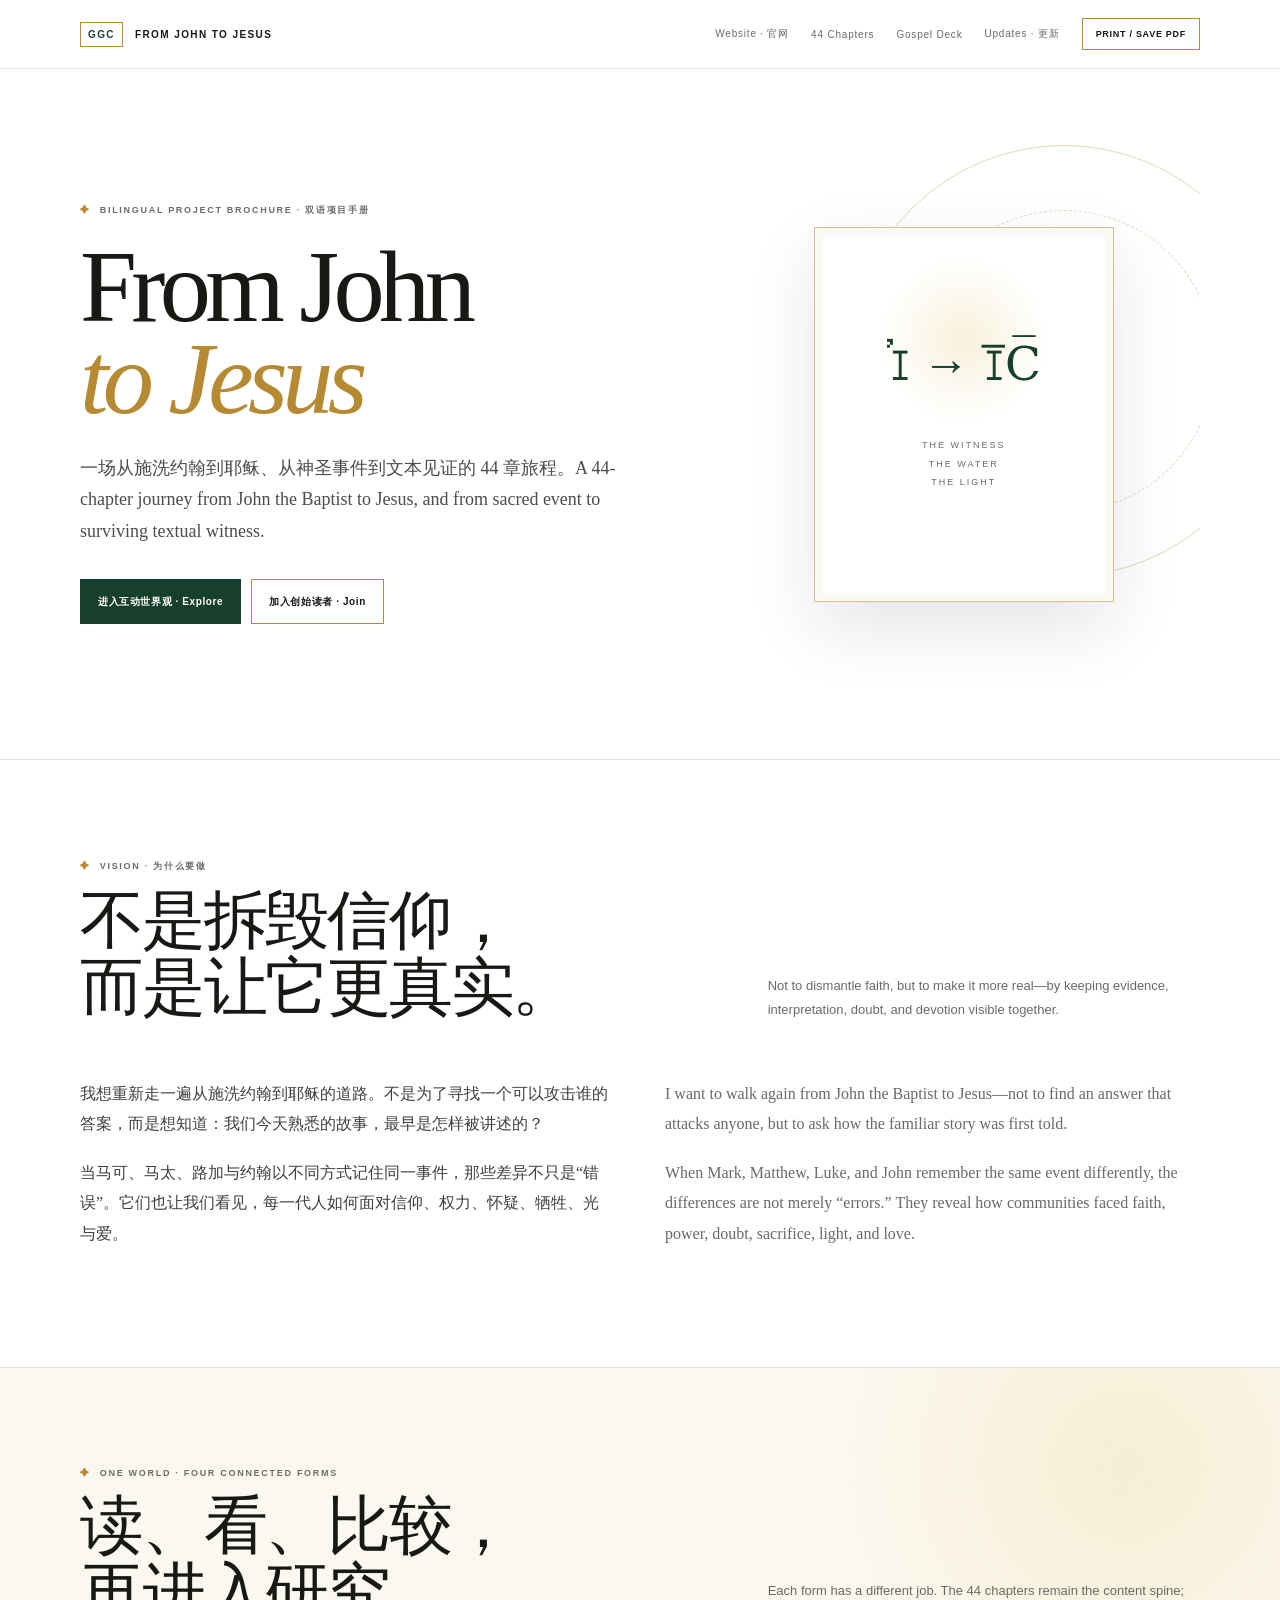
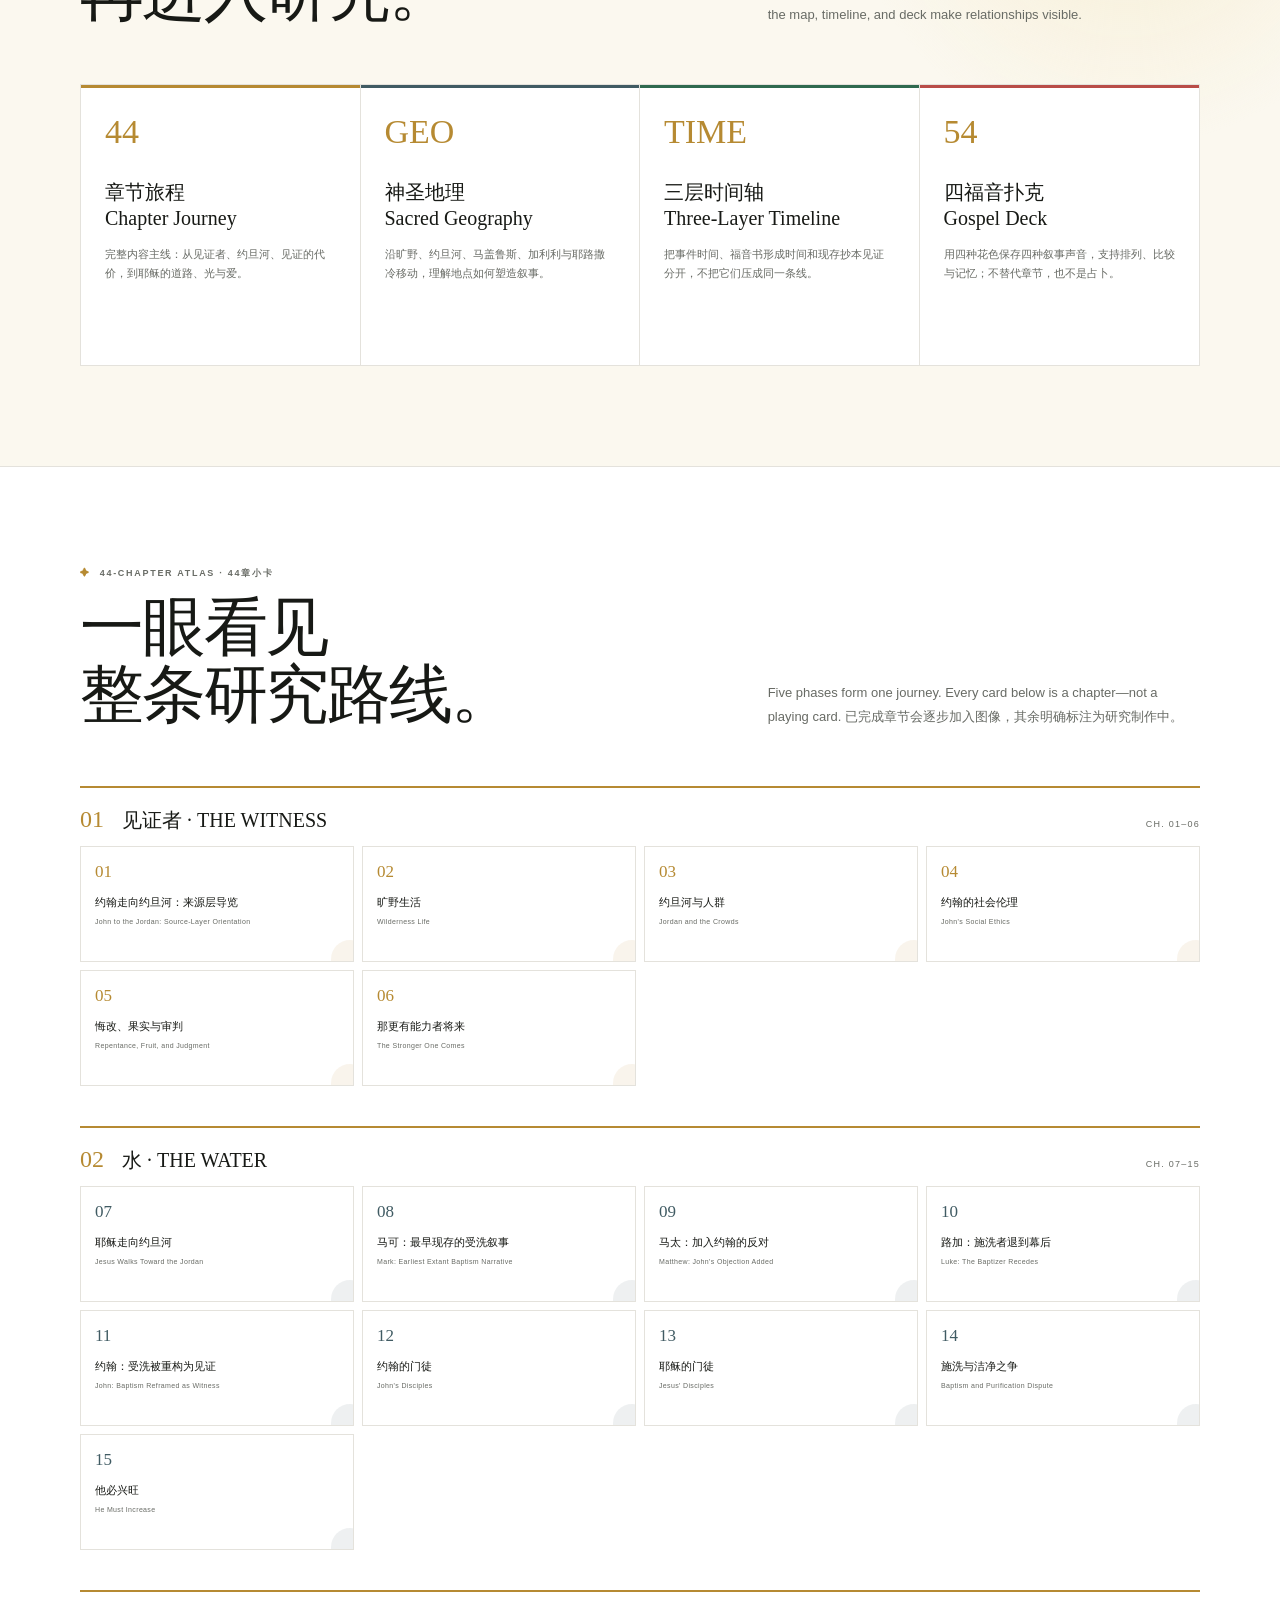
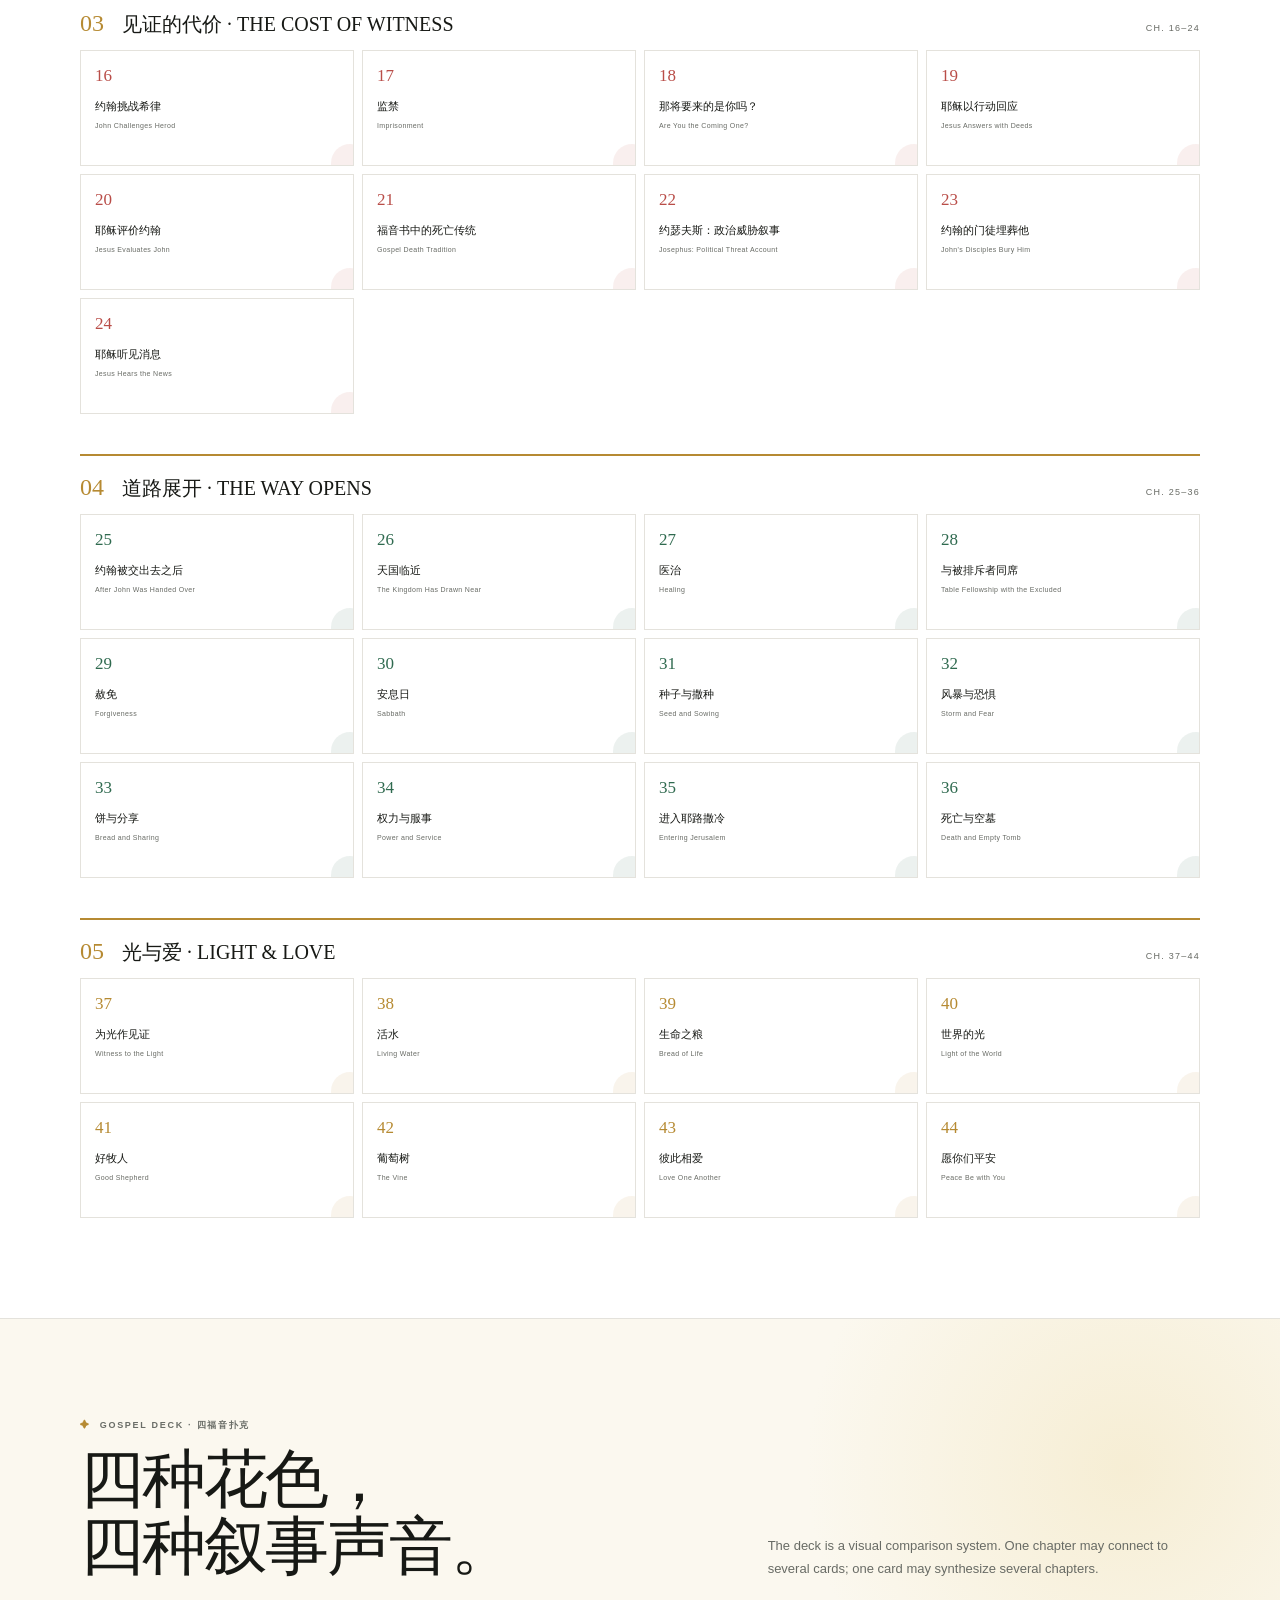
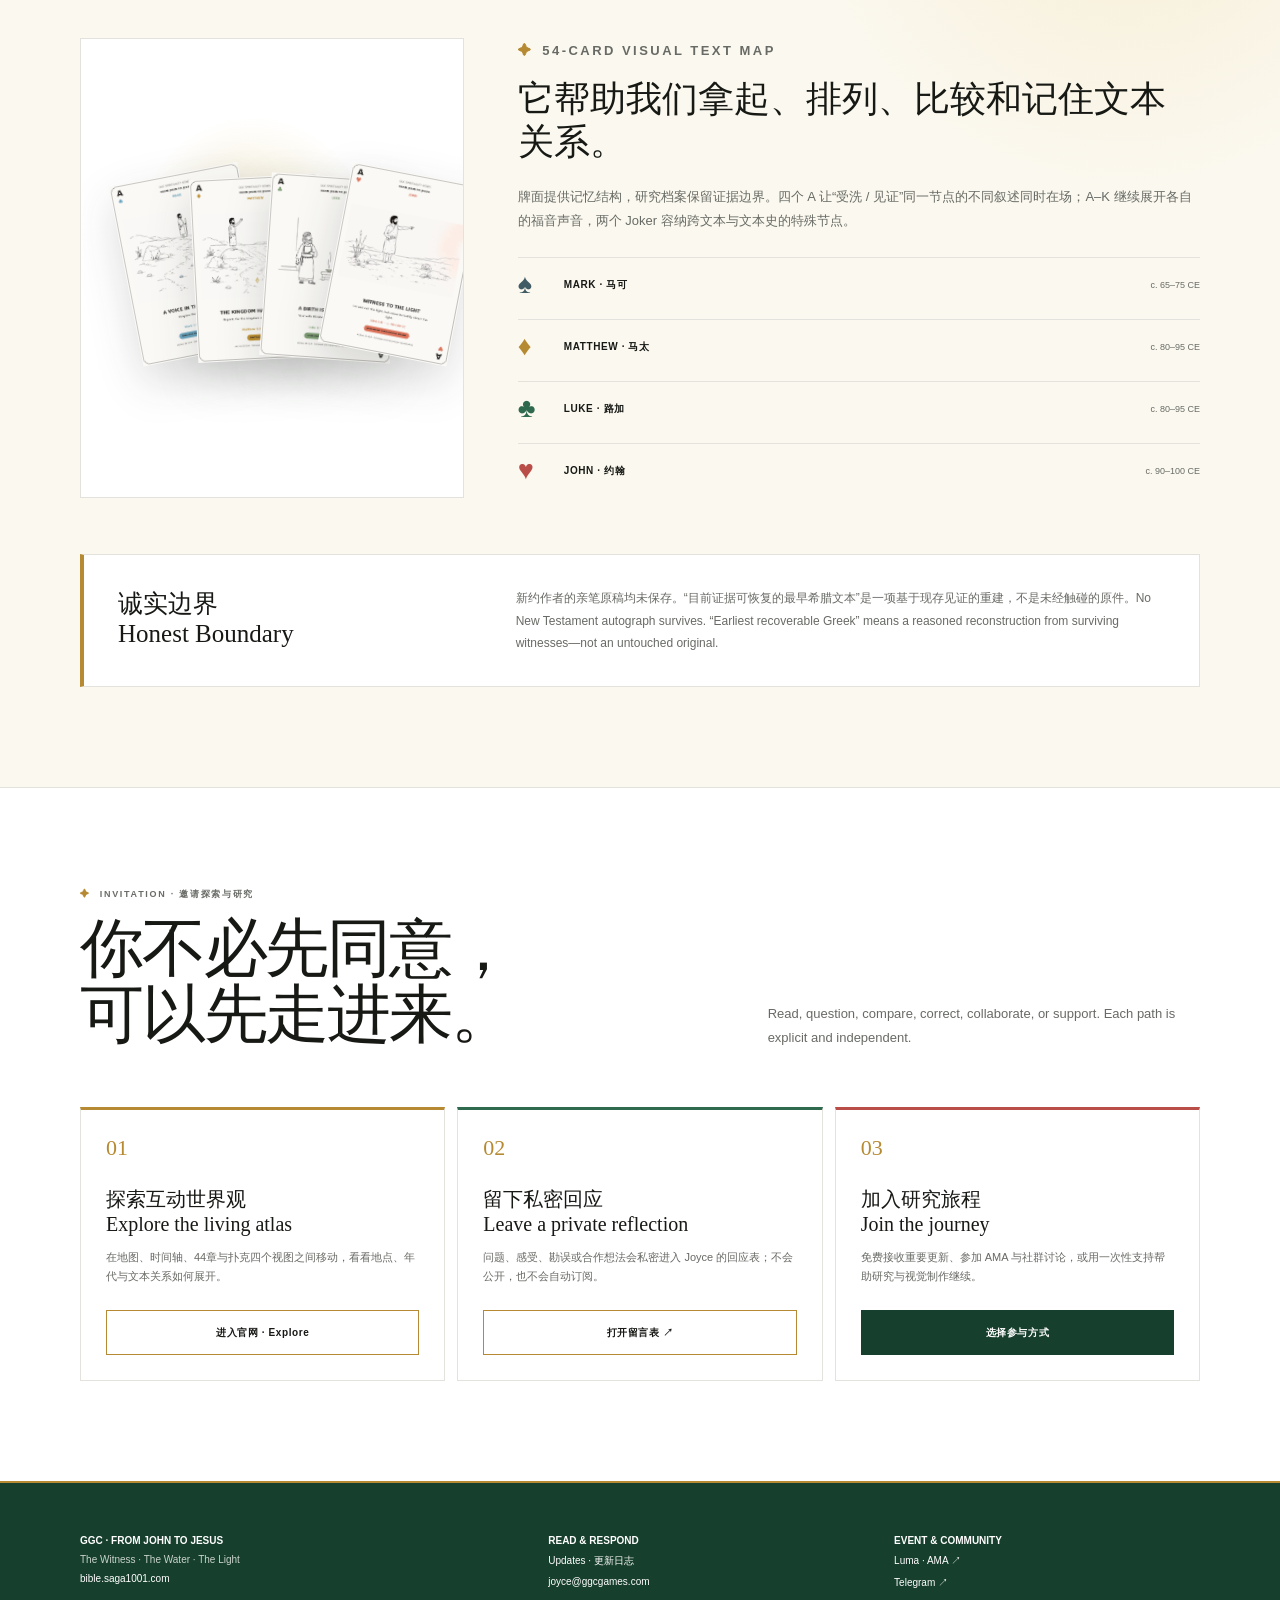
<file: brochure.html>
<!doctype html>
<html lang="zh-CN">
<head>
  <meta charset="utf-8"><meta name="viewport" content="width=device-width,initial-scale=1">
  <title>Project Brochure · From John to Jesus</title>
  <meta name="description" content="From John to Jesus bilingual project brochure: vision, 44-chapter journey, sacred-history map, timeline, and Gospel deck.">
  <meta property="og:title" content="From John to Jesus · Project Brochure">
  <meta property="og:description" content="44 chapters, four Gospels, one evidence-led journey. 双语项目手册。">
  <meta property="og:image" content="https://bible.saga1001.com/assets/cards/spades-mark-contact-sheet.jpg">
  <link rel="stylesheet" href="/publication.css"><link rel="icon" href="/favicon.svg"><script src="/brochure.js" defer></script>
</head>
<body>
  <header class="pub-nav"><nav class="pub-shell pub-nav-inner" aria-label="Brochure navigation"><a class="pub-brand" href="/"><b>GGC</b><span>FROM JOHN TO JESUS</span></a><div class="pub-nav-links"><a href="/">Website · 官网</a><a href="#chapters">44 Chapters</a><a href="#deck">Gospel Deck</a><a href="/updates.html">Updates · 更新</a></div><button class="pub-print" type="button" onclick="window.print()">PRINT / SAVE PDF</button></nav></header>

  <main>
    <section class="pub-shell pub-cover">
      <div class="pub-cover-copy"><p class="pub-kicker">Bilingual Project Brochure · 双语项目手册</p><h1>From John<em>to Jesus</em></h1><p class="pub-cover-lead">一场从施洗约翰到耶稣、从神圣事件到文本见证的 44 章旅程。A 44-chapter journey from John the Baptist to Jesus, and from sacred event to surviving textual witness.</p><div class="pub-actions"><a class="pub-button primary" href="/#worldview">进入互动世界观 · Explore</a><a class="pub-button secondary" href="/#join">加入创始读者 · Join</a></div></div>
      <div class="pub-symbol" aria-label="John to Jesus project symbol"><div class="pub-symbol-card"><strong>Ἰ → Ι̅C̅</strong><span>THE WITNESS<br>THE WATER<br>THE LIGHT</span></div></div>
    </section>

    <section class="pub-section" id="vision"><div class="pub-shell"><div class="pub-heading"><div><p class="pub-kicker">Vision · 为什么要做</p><h2>不是拆毁信仰，<br>而是让它更真实。</h2></div><p>Not to dismantle faith, but to make it more real—by keeping evidence, interpretation, doubt, and devotion visible together.</p></div><div class="bilingual"><div class="zh-copy"><p>我想重新走一遍从施洗约翰到耶稣的道路。不是为了寻找一个可以攻击谁的答案，而是想知道：我们今天熟悉的故事，最早是怎样被讲述的？</p><p>当马可、马太、路加与约翰以不同方式记住同一事件，那些差异不只是“错误”。它们也让我们看见，每一代人如何面对信仰、权力、怀疑、牺牲、光与爱。</p></div><div class="en-copy"><p>I want to walk again from John the Baptist to Jesus—not to find an answer that attacks anyone, but to ask how the familiar story was first told.</p><p>When Mark, Matthew, Luke, and John remember the same event differently, the differences are not merely “errors.” They reveal how communities faced faith, power, doubt, sacrifice, light, and love.</p></div></div></div></section>

    <section class="pub-section soft"><div class="pub-shell"><div class="pub-heading"><div><p class="pub-kicker">One world · Four connected forms</p><h2>读、看、比较，<br>再进入研究。</h2></div><p>Each form has a different job. The 44 chapters remain the content spine; the map, timeline, and deck make relationships visible.</p></div><div class="system-grid"><article><strong>44</strong><h3>章节旅程<br>Chapter Journey</h3><p>完整内容主线：从见证者、约旦河、见证的代价，到耶稣的道路、光与爱。</p></article><article><strong>GEO</strong><h3>神圣地理<br>Sacred Geography</h3><p>沿旷野、约旦河、马盖鲁斯、加利利与耶路撒冷移动，理解地点如何塑造叙事。</p></article><article><strong>TIME</strong><h3>三层时间轴<br>Three-Layer Timeline</h3><p>把事件时间、福音书形成时间和现存抄本见证分开，不把它们压成同一条线。</p></article><article><strong>54</strong><h3>四福音扑克<br>Gospel Deck</h3><p>用四种花色保存四种叙事声音，支持排列、比较与记忆；不替代章节，也不是占卜。</p></article></div></div></section>

    <section class="pub-section" id="chapters"><div class="pub-shell"><div class="pub-heading"><div><p class="pub-kicker">44-Chapter Atlas · 44章小卡</p><h2>一眼看见<br>整条研究路线。</h2></div><p>Five phases form one journey. Every card below is a chapter—not a playing card. 已完成章节会逐步加入图像，其余明确标注为研究制作中。</p></div><div id="brochure-chapters" aria-label="All 44 bilingual chapter cards"></div></div></section>

    <section class="pub-section soft" id="deck"><div class="pub-shell"><div class="pub-heading"><div><p class="pub-kicker">Gospel Deck · 四福音扑克</p><h2>四种花色，<br>四种叙事声音。</h2></div><p>The deck is a visual comparison system. One chapter may connect to several cards; one card may synthesize several chapters.</p></div><div class="deck-intro"><div class="deck-aces" aria-label="Four Gospel ace cards"><img src="/assets/cards/ace-spades-mark.png" alt="Mark ace card"><img src="/assets/cards/ace-diamonds-matthew.png" alt="Matthew ace card"><img src="/assets/cards/ace-clubs-luke.png" alt="Luke ace card"><img src="/assets/cards/ace-hearts-john.png" alt="John ace card"></div><div class="deck-copy"><p class="pub-kicker">54-card visual text map</p><h3>它帮助我们拿起、排列、比较和记住文本关系。</h3><p>牌面提供记忆结构，研究档案保留证据边界。四个 A 让“受洗 / 见证”同一节点的不同叙述同时在场；A–K 继续展开各自的福音声音，两个 Joker 容纳跨文本与文本史的特殊节点。</p><div class="suit-list"><div class="suit-row"><b>♠</b><strong>MARK · 马可</strong><span>c. 65–75 CE</span></div><div class="suit-row"><b>♦</b><strong>MATTHEW · 马太</strong><span>c. 80–95 CE</span></div><div class="suit-row"><b>♣</b><strong>LUKE · 路加</strong><span>c. 80–95 CE</span></div><div class="suit-row"><b>♥</b><strong>JOHN · 约翰</strong><span>c. 90–100 CE</span></div></div></div></div><div class="evidence-box"><h3>诚实边界<br>Honest Boundary</h3><p>新约作者的亲笔原稿均未保存。“目前证据可恢复的最早希腊文本”是一项基于现存见证的重建，不是未经触碰的原件。No New Testament autograph survives. “Earliest recoverable Greek” means a reasoned reconstruction from surviving witnesses—not an untouched original.</p></div></div></section>

    <section class="pub-section" id="invitation"><div class="pub-shell"><div class="pub-heading"><div><p class="pub-kicker">Invitation · 邀请探索与研究</p><h2>你不必先同意，<br>可以先走进来。</h2></div><p>Read, question, compare, correct, collaborate, or support. Each path is explicit and independent.</p></div><div class="invitation-grid"><article class="invite-card"><span>01</span><h3>探索互动世界观<br>Explore the living atlas</h3><p>在地图、时间轴、44章与扑克四个视图之间移动，看看地点、年代与文本关系如何展开。</p><a class="pub-button secondary" href="/#worldview">进入官网 · Explore</a></article><article class="invite-card"><span>02</span><h3>留下私密回应<br>Leave a private reflection</h3><p>问题、感受、勘误或合作想法会私密进入 Joyce 的回应表；不会公开，也不会自动订阅。</p><a class="pub-button secondary" href="https://docs.google.com/forms/d/e/1FAIpQLSd_DIgYfSsZ7xoqXH-n5il1CAhtELIUoo3z3_61Xyv0r8pw5A/viewform" target="_blank" rel="noreferrer">打开留言表 ↗</a></article><article class="invite-card"><span>03</span><h3>加入研究旅程<br>Join the journey</h3><p>免费接收重要更新、参加 AMA 与社群讨论，或用一次性支持帮助研究与视觉制作继续。</p><a class="pub-button primary" href="/#participate">选择参与方式</a></article></div></div></section>
  </main>

  <footer class="pub-footer"><div class="pub-shell pub-footer-grid"><div><strong>GGC · FROM JOHN TO JESUS</strong><p>The Witness · The Water · The Light</p><a href="https://bible.saga1001.com">bible.saga1001.com</a></div><div><strong>READ & RESPOND</strong><a href="/updates.html">Updates · 更新日志</a><a href="mailto:joyce@ggcgames.com">joyce@ggcgames.com</a></div><div><strong>EVENT & COMMUNITY</strong><a href="https://luma.com/deddwkn8" target="_blank" rel="noreferrer">Luma · AMA ↗</a><a href="https://t.me/+CjtQATFpunZlODA1" target="_blank" rel="noreferrer">Telegram ↗</a></div></div></footer>
</body>
</html>
</file>
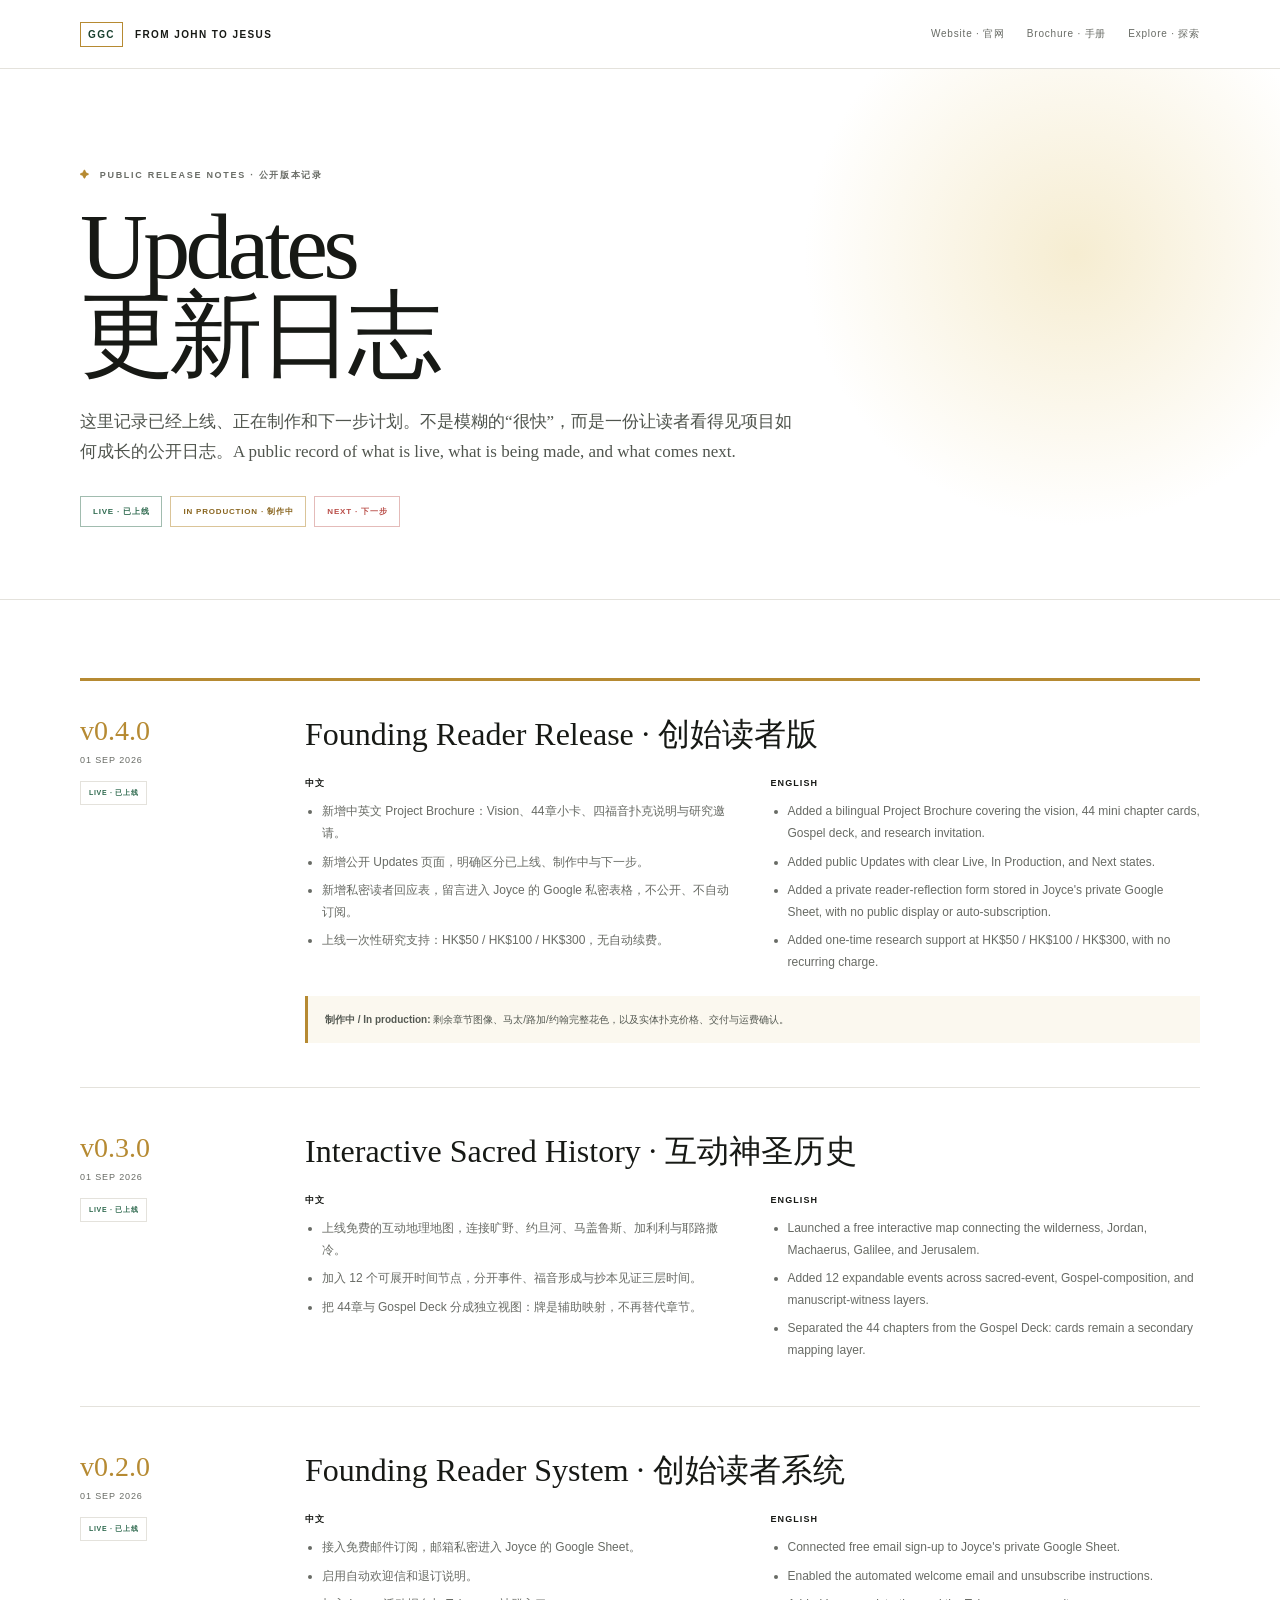
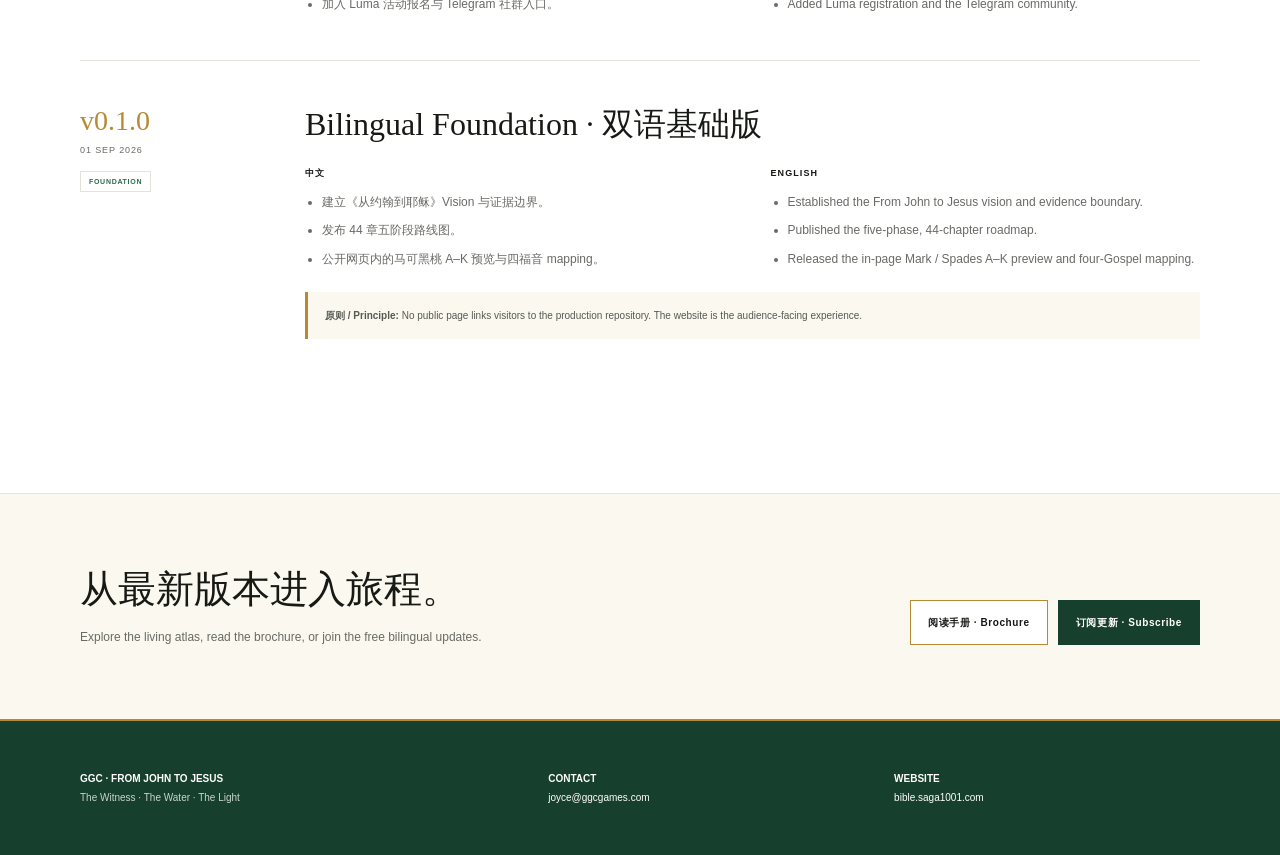
<file: updates.html>
<!doctype html>
<html lang="zh-CN">
<head>
  <meta charset="utf-8"><meta name="viewport" content="width=device-width,initial-scale=1">
  <title>Updates · From John to Jesus</title>
  <meta name="description" content="Bilingual public release notes for the From John to Jesus project. 从约翰到耶稣双语更新日志。">
  <meta property="og:title" content="From John to Jesus · Updates / 更新日志"><meta property="og:description" content="What is live, what is being made, and what comes next.">
  <link rel="stylesheet" href="/publication.css"><link rel="icon" href="/favicon.svg">
</head>
<body>
  <header class="pub-nav"><nav class="pub-shell pub-nav-inner" aria-label="Updates navigation"><a class="pub-brand" href="/"><b>GGC</b><span>FROM JOHN TO JESUS</span></a><div class="pub-nav-links"><a href="/">Website · 官网</a><a href="/brochure.html">Brochure · 手册</a><a href="/#worldview">Explore · 探索</a></div></nav></header>
  <main>
    <section class="updates-cover"><div class="pub-shell"><p class="pub-kicker">Public Release Notes · 公开版本记录</p><h1>Updates<br>更新日志</h1><p>这里记录已经上线、正在制作和下一步计划。不是模糊的“很快”，而是一份让读者看得见项目如何成长的公开日志。A public record of what is live, what is being made, and what comes next.</p><div class="release-state"><span>LIVE · 已上线</span><span>IN PRODUCTION · 制作中</span><span>NEXT · 下一步</span></div></div></section>

    <section class="release-list"><div class="pub-shell">
      <article class="release"><div class="release-meta"><strong>v0.4.0</strong><time datetime="2026-09-01">01 SEP 2026</time><span>LIVE · 已上线</span></div><div class="release-body"><h2>Founding Reader Release · 创始读者版</h2><div class="release-copy"><div><h3>中文</h3><ul><li>新增中英文 Project Brochure：Vision、44章小卡、四福音扑克说明与研究邀请。</li><li>新增公开 Updates 页面，明确区分已上线、制作中与下一步。</li><li>新增私密读者回应表，留言进入 Joyce 的 Google 私密表格，不公开、不自动订阅。</li><li>上线一次性研究支持：HK$50 / HK$100 / HK$300，无自动续费。</li></ul></div><div><h3>ENGLISH</h3><ul><li>Added a bilingual Project Brochure covering the vision, 44 mini chapter cards, Gospel deck, and research invitation.</li><li>Added public Updates with clear Live, In Production, and Next states.</li><li>Added a private reader-reflection form stored in Joyce's private Google Sheet, with no public display or auto-subscription.</li><li>Added one-time research support at HK$50 / HK$100 / HK$300, with no recurring charge.</li></ul></div></div><div class="release-next"><strong>制作中 / In production:</strong> 剩余章节图像、马太/路加/约翰完整花色，以及实体扑克价格、交付与运费确认。</div></div></article>

      <article class="release"><div class="release-meta"><strong>v0.3.0</strong><time datetime="2026-09-01">01 SEP 2026</time><span>LIVE · 已上线</span></div><div class="release-body"><h2>Interactive Sacred History · 互动神圣历史</h2><div class="release-copy"><div><h3>中文</h3><ul><li>上线免费的互动地理地图，连接旷野、约旦河、马盖鲁斯、加利利与耶路撒冷。</li><li>加入 12 个可展开时间节点，分开事件、福音形成与抄本见证三层时间。</li><li>把 44章与 Gospel Deck 分成独立视图：牌是辅助映射，不再替代章节。</li></ul></div><div><h3>ENGLISH</h3><ul><li>Launched a free interactive map connecting the wilderness, Jordan, Machaerus, Galilee, and Jerusalem.</li><li>Added 12 expandable events across sacred-event, Gospel-composition, and manuscript-witness layers.</li><li>Separated the 44 chapters from the Gospel Deck: cards remain a secondary mapping layer.</li></ul></div></div></div></article>

      <article class="release"><div class="release-meta"><strong>v0.2.0</strong><time datetime="2026-09-01">01 SEP 2026</time><span>LIVE · 已上线</span></div><div class="release-body"><h2>Founding Reader System · 创始读者系统</h2><div class="release-copy"><div><h3>中文</h3><ul><li>接入免费邮件订阅，邮箱私密进入 Joyce 的 Google Sheet。</li><li>启用自动欢迎信和退订说明。</li><li>加入 Luma 活动报名与 Telegram 社群入口。</li></ul></div><div><h3>ENGLISH</h3><ul><li>Connected free email sign-up to Joyce's private Google Sheet.</li><li>Enabled the automated welcome email and unsubscribe instructions.</li><li>Added Luma registration and the Telegram community.</li></ul></div></div></div></article>

      <article class="release"><div class="release-meta"><strong>v0.1.0</strong><time datetime="2026-09-01">01 SEP 2026</time><span>FOUNDATION</span></div><div class="release-body"><h2>Bilingual Foundation · 双语基础版</h2><div class="release-copy"><div><h3>中文</h3><ul><li>建立《从约翰到耶稣》Vision 与证据边界。</li><li>发布 44 章五阶段路线图。</li><li>公开网页内的马可黑桃 A–K 预览与四福音 mapping。</li></ul></div><div><h3>ENGLISH</h3><ul><li>Established the From John to Jesus vision and evidence boundary.</li><li>Published the five-phase, 44-chapter roadmap.</li><li>Released the in-page Mark / Spades A–K preview and four-Gospel mapping.</li></ul></div></div><div class="release-next"><strong>原则 / Principle:</strong> No public page links visitors to the production repository. The website is the audience-facing experience.</div></div></article>
    </div></section>

    <section class="updates-cta"><div class="pub-shell updates-cta-inner"><div><h2>从最新版本进入旅程。</h2><p>Explore the living atlas, read the brochure, or join the free bilingual updates.</p></div><div class="pub-actions"><a class="pub-button secondary" href="/brochure.html">阅读手册 · Brochure</a><a class="pub-button primary" href="/#join">订阅更新 · Subscribe</a></div></div></section>
  </main>
  <footer class="pub-footer"><div class="pub-shell pub-footer-grid"><div><strong>GGC · FROM JOHN TO JESUS</strong><p>The Witness · The Water · The Light</p></div><div><strong>CONTACT</strong><a href="mailto:joyce@ggcgames.com">joyce@ggcgames.com</a></div><div><strong>WEBSITE</strong><a href="/">bible.saga1001.com</a></div></div></footer>
</body>
</html>
</file>
<file: publication.css>
:root{--ink:#171915;--muted:#686b65;--line:#e4e2dc;--paper:#fff;--soft:#fbf8ef;--gold:#b68a32;--gold-soft:#f2e5be;--green:#173f2d;--sage:#2f6a4f;--coral:#b94d48;--blue:#405b63}
*{box-sizing:border-box}
html{scroll-behavior:smooth}
body{margin:0;background:var(--paper);color:var(--ink);font-family:Inter,Arial,"Noto Sans SC",sans-serif;-webkit-font-smoothing:antialiased;overflow-x:hidden}
a{color:inherit;text-decoration:none}
img{max-width:100%}
button{font:inherit}
.pub-shell{width:min(1120px,calc(100% - 48px));margin-inline:auto}
.pub-nav{position:sticky;top:0;z-index:20;background:rgba(255,255,255,.94);backdrop-filter:blur(15px);border-bottom:1px solid var(--line)}
.pub-nav-inner{height:68px;display:flex;align-items:center;gap:22px}
.pub-brand{display:flex;align-items:center;gap:12px;margin-right:auto;font-size:10px;font-weight:800;letter-spacing:.14em}
.pub-brand b{padding:6px 7px;border:1px solid var(--gold);color:var(--green)}
.pub-nav-links{display:flex;align-items:center;gap:22px;font-size:10px;letter-spacing:.08em;color:var(--muted)}
.pub-nav-links a:hover{color:var(--green)}
.pub-print{appearance:none;border:1px solid var(--gold);background:#fff;padding:10px 13px;color:var(--ink);font-size:9px;font-weight:700;letter-spacing:.08em;cursor:pointer}
.pub-print:hover{background:var(--soft)}
.pub-kicker{margin:0;color:#6a6d67;font-size:9px;font-weight:800;letter-spacing:.19em;text-transform:uppercase}
.pub-kicker:before{content:"✦";color:var(--gold);margin-right:9px}
.bilingual{display:grid;grid-template-columns:1fr 1fr;gap:50px}
.zh-copy,.en-copy{font-family:Georgia,"Noto Serif SC",serif;font-size:16px;line-height:1.9;color:#3d413b}
.en-copy{color:#666b64}
.zh-copy p,.en-copy p{margin:0 0 18px}
.pub-cover{position:relative;min-height:690px;display:grid;grid-template-columns:1.1fr .9fr;gap:70px;align-items:center;padding-block:76px;overflow:hidden}
.pub-cover:before,.pub-cover:after{content:"";position:absolute;border:1px solid rgba(182,138,50,.35);border-radius:50%;pointer-events:none}
.pub-cover:before{width:430px;height:430px;right:-80px;top:76px}
.pub-cover:after{width:300px;height:300px;right:-15px;top:141px;border-style:dashed}
.pub-cover-copy{position:relative;z-index:2}
.pub-cover h1{font-family:Georgia,"Times New Roman",serif;font-weight:400;font-size:clamp(62px,8vw,106px);line-height:.9;letter-spacing:-.055em;margin:24px 0 28px}
.pub-cover h1 em{display:block;font-weight:400;color:var(--gold)}
.pub-cover-lead{max-width:660px;font-family:Georgia,"Noto Serif SC",serif;font-size:18px;line-height:1.75;color:#4a4e48}
.pub-actions{display:flex;flex-wrap:wrap;gap:10px;margin-top:32px}
.pub-button{display:inline-flex;align-items:center;justify-content:center;min-height:45px;padding:12px 17px;border:1px solid var(--gold);font-size:10px;font-weight:700;letter-spacing:.06em;transition:transform .2s,background .2s,color .2s}
.pub-button:hover{transform:translateY(-2px)}
.pub-button.primary{background:var(--green);border-color:var(--green);color:#fff}
.pub-button.secondary{background:#fff}
.pub-symbol{position:relative;z-index:2;min-height:460px;display:flex;align-items:center;justify-content:center}
.pub-symbol-card{width:300px;aspect-ratio:4/5;padding:34px;border:1px solid rgba(182,138,50,.55);background:radial-gradient(circle at 50% 30%,rgba(242,229,190,.55),transparent 28%),#fff;box-shadow:0 26px 65px rgba(24,29,25,.11),inset 0 0 0 8px #faf9f6;text-align:center;display:flex;flex-direction:column;justify-content:center}
.pub-symbol-card strong{font-family:Georgia,"Times New Roman",serif;font-size:47px;font-weight:400;color:var(--green)}
.pub-symbol-card span{display:block;margin-top:45px;font-size:9px;line-height:2.1;letter-spacing:.22em;color:var(--muted)}
.pub-section{padding:100px 0;border-top:1px solid var(--line)}
.pub-section.soft{background:radial-gradient(circle at 88% 14%,rgba(242,229,190,.55),transparent 22%),var(--soft)}
.pub-heading{display:grid;grid-template-columns:1fr .7fr;gap:70px;align-items:end;margin-bottom:58px}
.pub-heading h2{font-family:Georgia,"Noto Serif SC",serif;font-size:clamp(40px,5vw,66px);font-weight:400;letter-spacing:-.035em;line-height:1.04;margin:15px 0 0}
.pub-heading>p{font-size:13px;line-height:1.8;color:var(--muted);margin:0}
.system-grid{display:grid;grid-template-columns:repeat(4,1fr);border:1px solid var(--line)}
.system-grid article{min-height:280px;padding:28px 24px;border-right:1px solid var(--line);background:#fff;box-shadow:inset 0 3px var(--gold)}
.system-grid article:nth-child(2){box-shadow:inset 0 3px var(--blue)}
.system-grid article:nth-child(3){box-shadow:inset 0 3px var(--sage)}
.system-grid article:nth-child(4){border-right:0;box-shadow:inset 0 3px var(--coral)}
.system-grid strong{font-family:Georgia,serif;font-size:34px;font-weight:400;color:var(--gold)}
.system-grid h3{font-family:Georgia,"Noto Serif SC",serif;font-size:20px;font-weight:400;line-height:1.3;margin:28px 0 14px}
.system-grid p{font-size:11px;line-height:1.75;color:var(--muted);margin:0}
.phase-block{margin-top:40px}
.phase-title{display:flex;align-items:baseline;gap:18px;padding:18px 0 12px;border-top:2px solid var(--gold)}
.phase-title strong{font-family:Georgia,serif;font-size:24px;font-weight:400;color:var(--gold)}
.phase-title h3{margin:0;font-family:Georgia,"Noto Serif SC",serif;font-size:20px;font-weight:400}
.phase-title span{margin-left:auto;font-size:9px;letter-spacing:.14em;color:var(--muted)}
.chapter-mini-grid{display:grid;grid-template-columns:repeat(4,1fr);gap:8px}
.chapter-mini{position:relative;min-height:116px;padding:15px 14px;border:1px solid var(--line);background:#fff;overflow:hidden}
.chapter-mini:after{content:"";position:absolute;width:38px;height:38px;border-radius:50%;right:-16px;bottom:-17px;background:var(--phase-color,var(--gold));opacity:.09}
.chapter-mini b{display:block;font-family:Georgia,serif;font-size:17px;font-weight:400;color:var(--phase-color,var(--gold))}
.chapter-mini strong{display:block;margin-top:13px;font-family:Georgia,"Noto Serif SC",serif;font-size:11px;font-weight:400;line-height:1.35}
.chapter-mini small{display:block;margin-top:7px;font-size:7px;line-height:1.45;letter-spacing:.05em;color:var(--muted)}
.deck-intro{display:grid;grid-template-columns:.72fr 1.28fr;gap:54px;align-items:center}
.deck-aces{display:grid;grid-template-columns:repeat(4,1fr);align-items:center;min-height:460px;padding:40px 22px;background:radial-gradient(circle at 45% 42%,rgba(242,229,190,.7),transparent 34%),#fff;border:1px solid var(--line);overflow:hidden}
.deck-aces img{width:190px;max-width:155%;filter:drop-shadow(0 18px 22px rgba(24,29,25,.16));transition:transform .25s}
.deck-aces img:nth-child(1){transform:rotate(-11deg) translateX(17%)}
.deck-aces img:nth-child(2){transform:rotate(-3deg) translateX(5%)}
.deck-aces img:nth-child(3){transform:rotate(4deg) translateX(-5%)}
.deck-aces img:nth-child(4){transform:rotate(11deg) translateX(-17%)}
.deck-copy h3{font-family:Georgia,"Noto Serif SC",serif;font-size:36px;font-weight:400;line-height:1.18;margin:15px 0 22px}
.deck-copy>p{font-size:13px;line-height:1.85;color:var(--muted)}
.suit-list{display:grid;gap:8px;margin-top:24px}
.suit-row{display:grid;grid-template-columns:34px 1fr auto;gap:12px;align-items:center;padding:11px 0;border-top:1px solid var(--line)}
.suit-row>b{font-family:Georgia,serif;font-size:27px}.suit-row:nth-child(1)>b{color:var(--blue)}.suit-row:nth-child(2)>b{color:var(--gold)}.suit-row:nth-child(3)>b{color:var(--sage)}.suit-row:nth-child(4)>b{color:var(--coral)}
.suit-row strong{font-size:10px;letter-spacing:.06em}.suit-row span{font-size:9px;color:var(--muted)}
.evidence-box{margin-top:56px;padding:32px 34px;border:1px solid var(--line);border-left:4px solid var(--gold);background:#fff;display:grid;grid-template-columns:.7fr 1.3fr;gap:48px}
.evidence-box h3{font-family:Georgia,"Noto Serif SC",serif;font-size:25px;font-weight:400;margin:0}.evidence-box p{font-size:12px;line-height:1.85;color:var(--muted);margin:0}
.invitation-grid{display:grid;grid-template-columns:repeat(3,1fr);gap:12px}
.invite-card{display:flex;flex-direction:column;min-height:250px;padding:25px;border:1px solid var(--line);background:#fff}
.invite-card:nth-child(1){border-top:3px solid var(--gold)}.invite-card:nth-child(2){border-top:3px solid var(--sage)}.invite-card:nth-child(3){border-top:3px solid var(--coral)}
.invite-card span{font-family:Georgia,serif;color:var(--gold);font-size:22px}
.invite-card h3{font-family:Georgia,"Noto Serif SC",serif;font-size:20px;font-weight:400;margin:25px 0 12px}
.invite-card p{font-size:11px;line-height:1.75;color:var(--muted);margin:0 0 24px}
.invite-card .pub-button{margin-top:auto;width:100%}
.pub-footer{padding:52px 0;background:var(--green);color:#fff;border-top:2px solid var(--gold)}
.pub-footer-grid{display:grid;grid-template-columns:1.4fr 1fr 1fr;gap:40px;font-size:10px;color:#c9d4cd}
.pub-footer-grid>div{display:flex;flex-direction:column;gap:8px}.pub-footer strong,.pub-footer a{color:#fff}.pub-footer p{margin:0}

.updates-cover{padding:100px 0 72px;background:radial-gradient(circle at 84% 35%,rgba(242,229,190,.7),transparent 24%),#fff;border-bottom:1px solid var(--line)}
.updates-cover h1{font-family:Georgia,"Noto Serif SC",serif;font-size:clamp(54px,8vw,94px);font-weight:400;letter-spacing:-.05em;line-height:.95;margin:20px 0 26px}
.updates-cover p:not(.pub-kicker){max-width:720px;font-family:Georgia,"Noto Serif SC",serif;font-size:17px;line-height:1.8;color:#50554e}
.release-state{display:flex;flex-wrap:wrap;gap:8px;margin-top:28px}.release-state span{padding:9px 12px;border:1px solid var(--line);font-size:8px;font-weight:700;letter-spacing:.1em}.release-state span:nth-child(1){border-color:rgba(47,106,79,.45);color:var(--sage)}.release-state span:nth-child(2){border-color:rgba(182,138,50,.5);color:#89651f}.release-state span:nth-child(3){border-color:rgba(185,77,72,.38);color:var(--coral)}
.release-list{padding:78px 0 110px}
.release{display:grid;grid-template-columns:180px 1fr;gap:45px;padding:44px 0;border-top:1px solid var(--line)}
.release:first-child{border-top:3px solid var(--gold);padding-top:34px}
.release-meta strong{display:block;font-family:Georgia,serif;font-size:28px;font-weight:400;color:var(--gold)}
.release-meta time{display:block;margin-top:8px;font-size:9px;letter-spacing:.1em;color:var(--muted)}
.release-meta span{display:inline-block;margin-top:16px;padding:6px 8px;border:1px solid var(--line);font-size:7px;font-weight:700;letter-spacing:.1em;color:var(--sage)}
.release-body h2{font-family:Georgia,"Noto Serif SC",serif;font-size:32px;font-weight:400;line-height:1.2;margin:0 0 22px}
.release-copy{display:grid;grid-template-columns:1fr 1fr;gap:36px}
.release-copy div{font-size:12px;line-height:1.8;color:var(--muted)}
.release-copy h3{font-size:9px;letter-spacing:.12em;color:var(--ink);margin:0 0 10px}.release-copy ul{margin:0;padding-left:17px}.release-copy li+li{margin-top:7px}
.release-next{margin-top:22px;padding:15px 17px;background:var(--soft);border-left:3px solid var(--gold);font-size:10px;line-height:1.7;color:#555a53}
.updates-cta{padding:70px 0;background:var(--soft);border-top:1px solid var(--line)}
.updates-cta-inner{display:grid;grid-template-columns:1fr auto;gap:40px;align-items:center}.updates-cta h2{font-family:Georgia,"Noto Serif SC",serif;font-size:38px;font-weight:400;margin:0 0 12px}.updates-cta p{font-size:12px;line-height:1.8;color:var(--muted);margin:0}

@media(max-width:900px){.pub-cover{grid-template-columns:1fr;min-height:0}.pub-symbol{min-height:370px}.pub-cover:before,.pub-cover:after{right:-150px}.pub-heading{grid-template-columns:1fr;gap:20px}.system-grid{grid-template-columns:repeat(2,1fr)}.system-grid article:nth-child(2){border-right:0}.system-grid article:nth-child(-n+2){border-bottom:1px solid var(--line)}.chapter-mini-grid{grid-template-columns:repeat(3,1fr)}.deck-intro{grid-template-columns:1fr}.invitation-grid{grid-template-columns:1fr}.invite-card{min-height:0}.pub-nav-links a:nth-child(n+3){display:none}}
@media(max-width:650px){.pub-shell{width:min(100% - 28px,1120px)}.pub-nav-inner{height:62px}.pub-brand span{display:none}.pub-nav-links{display:none}.pub-print{padding:9px;margin-left:auto}.pub-cover{padding-block:54px}.pub-cover h1{font-size:56px}.pub-cover-lead{font-size:16px}.pub-symbol{min-height:330px}.pub-symbol-card{width:250px}.pub-section{padding:72px 0}.bilingual{grid-template-columns:1fr;gap:12px}.zh-copy,.en-copy{font-size:14px}.system-grid{grid-template-columns:1fr}.system-grid article,.system-grid article:nth-child(2),.system-grid article:nth-child(4){min-height:0;border-right:0;border-bottom:1px solid var(--line)}.system-grid article:last-child{border-bottom:0}.phase-title{display:grid;grid-template-columns:auto 1fr;gap:10px}.phase-title span{grid-column:1/-1;margin:0}.chapter-mini-grid{grid-template-columns:repeat(2,1fr)}.chapter-mini{min-height:124px}.deck-aces{min-height:340px;padding:24px 8px}.deck-copy h3{font-size:31px}.evidence-box{grid-template-columns:1fr;gap:18px;padding:25px}.pub-footer-grid{grid-template-columns:1fr}.release{grid-template-columns:1fr;gap:20px}.release-copy{grid-template-columns:1fr;gap:22px}.updates-cta-inner{grid-template-columns:1fr}.updates-cover{padding:68px 0 52px}}
@media print{.pub-nav,.pub-actions,.pub-footer,.updates-cta{display:none!important}body{print-color-adjust:exact;-webkit-print-color-adjust:exact}.pub-shell{width:100%;padding-inline:12mm}.pub-cover{min-height:270mm;page-break-after:always;padding-block:25mm}.pub-section{padding:15mm 0;break-before:page;border-top:0}.pub-heading{margin-bottom:9mm}.system-grid article{min-height:58mm}.phase-block{break-inside:avoid}.chapter-mini-grid{grid-template-columns:repeat(4,1fr)}.chapter-mini{min-height:27mm}.deck-intro{grid-template-columns:.8fr 1.2fr}.deck-aces{min-height:120mm}.invite-card{min-height:55mm}.release-list{padding:12mm 0}.release{break-inside:avoid;padding:10mm 0}.updates-cover{padding:20mm 0}}
</file>
